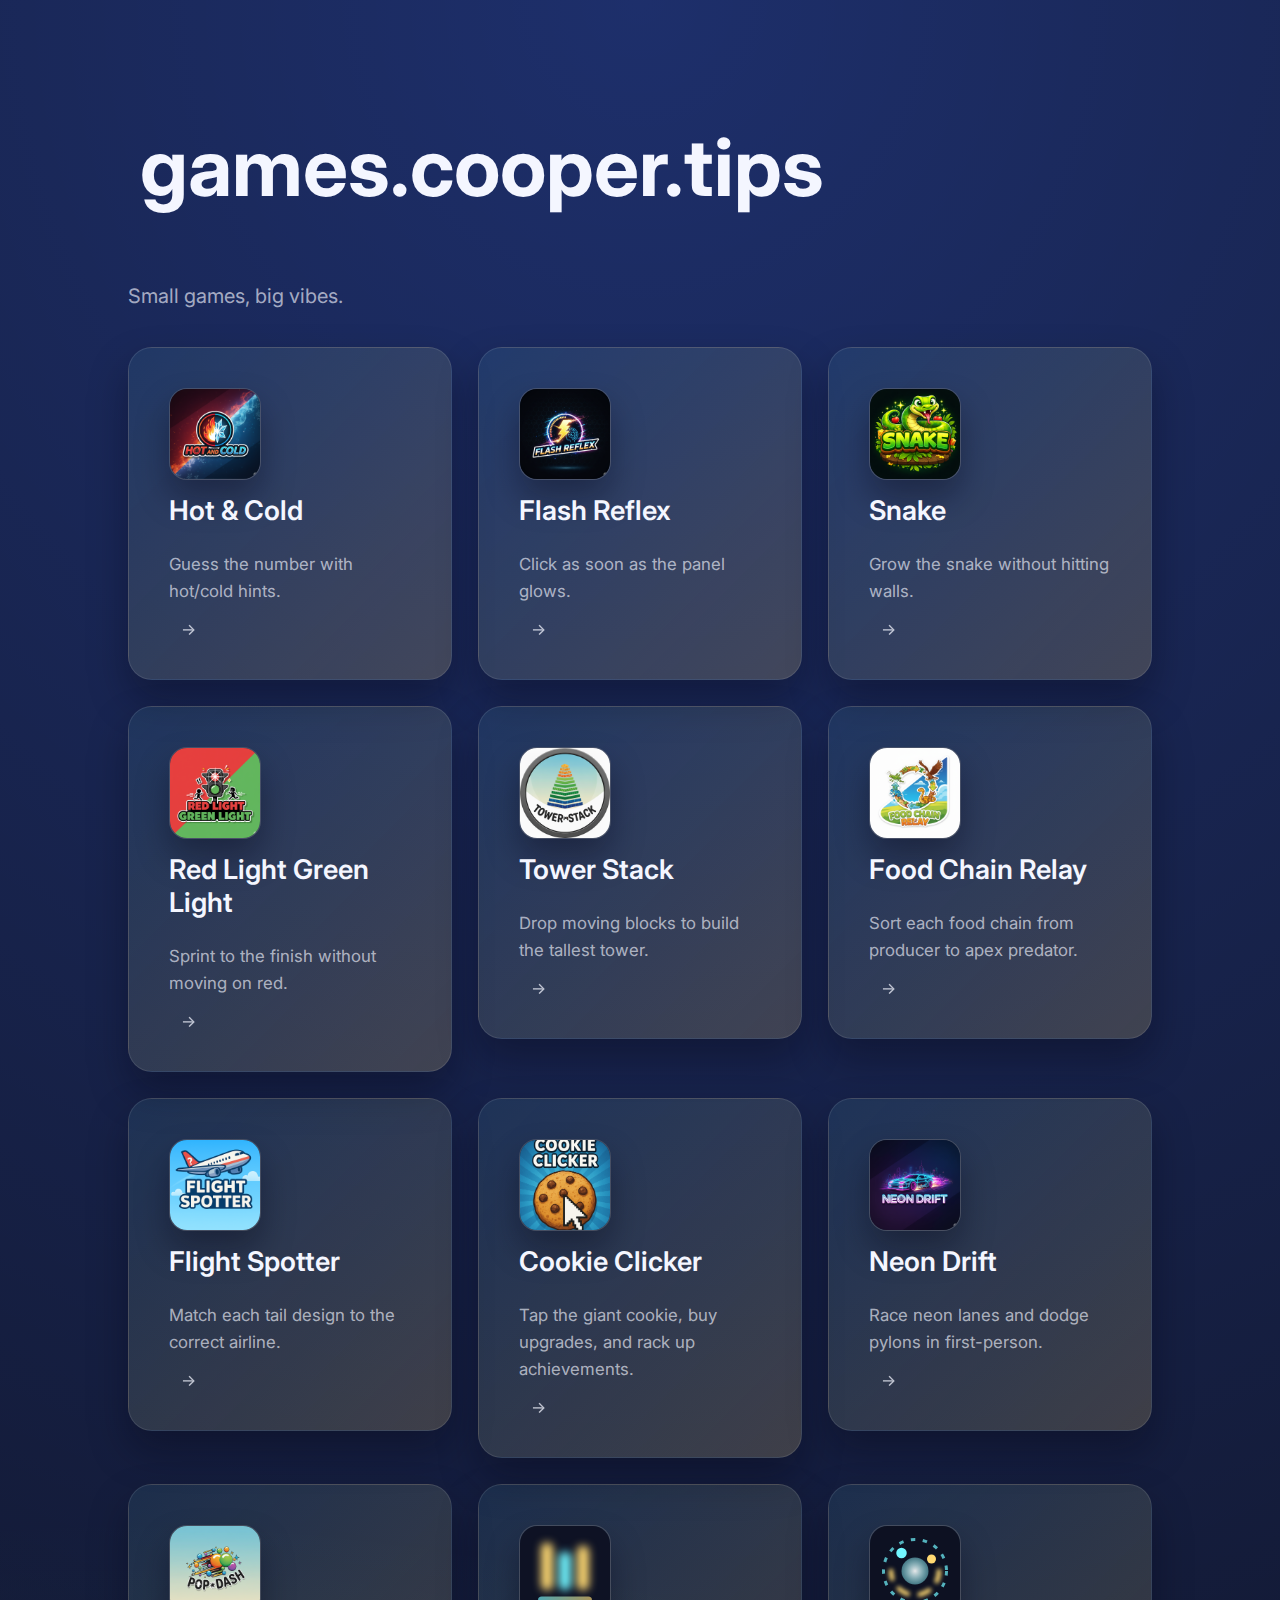
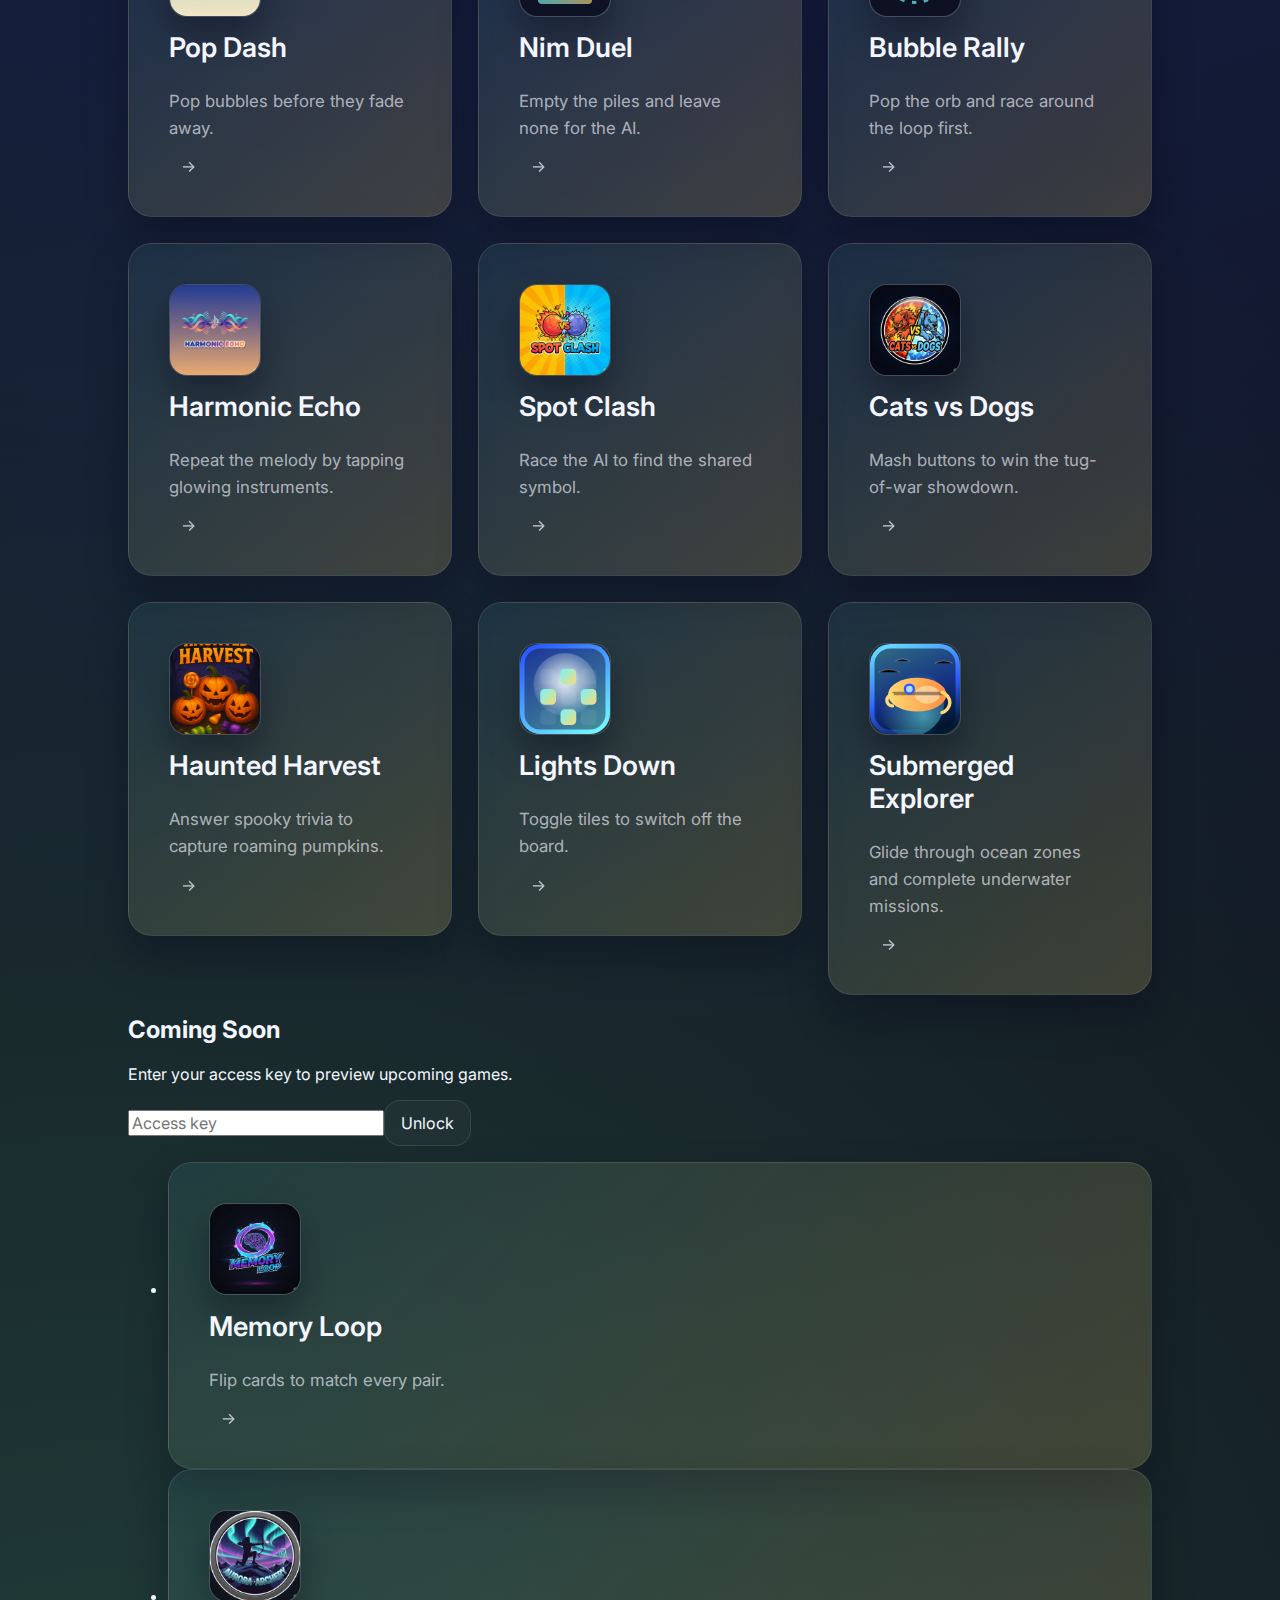
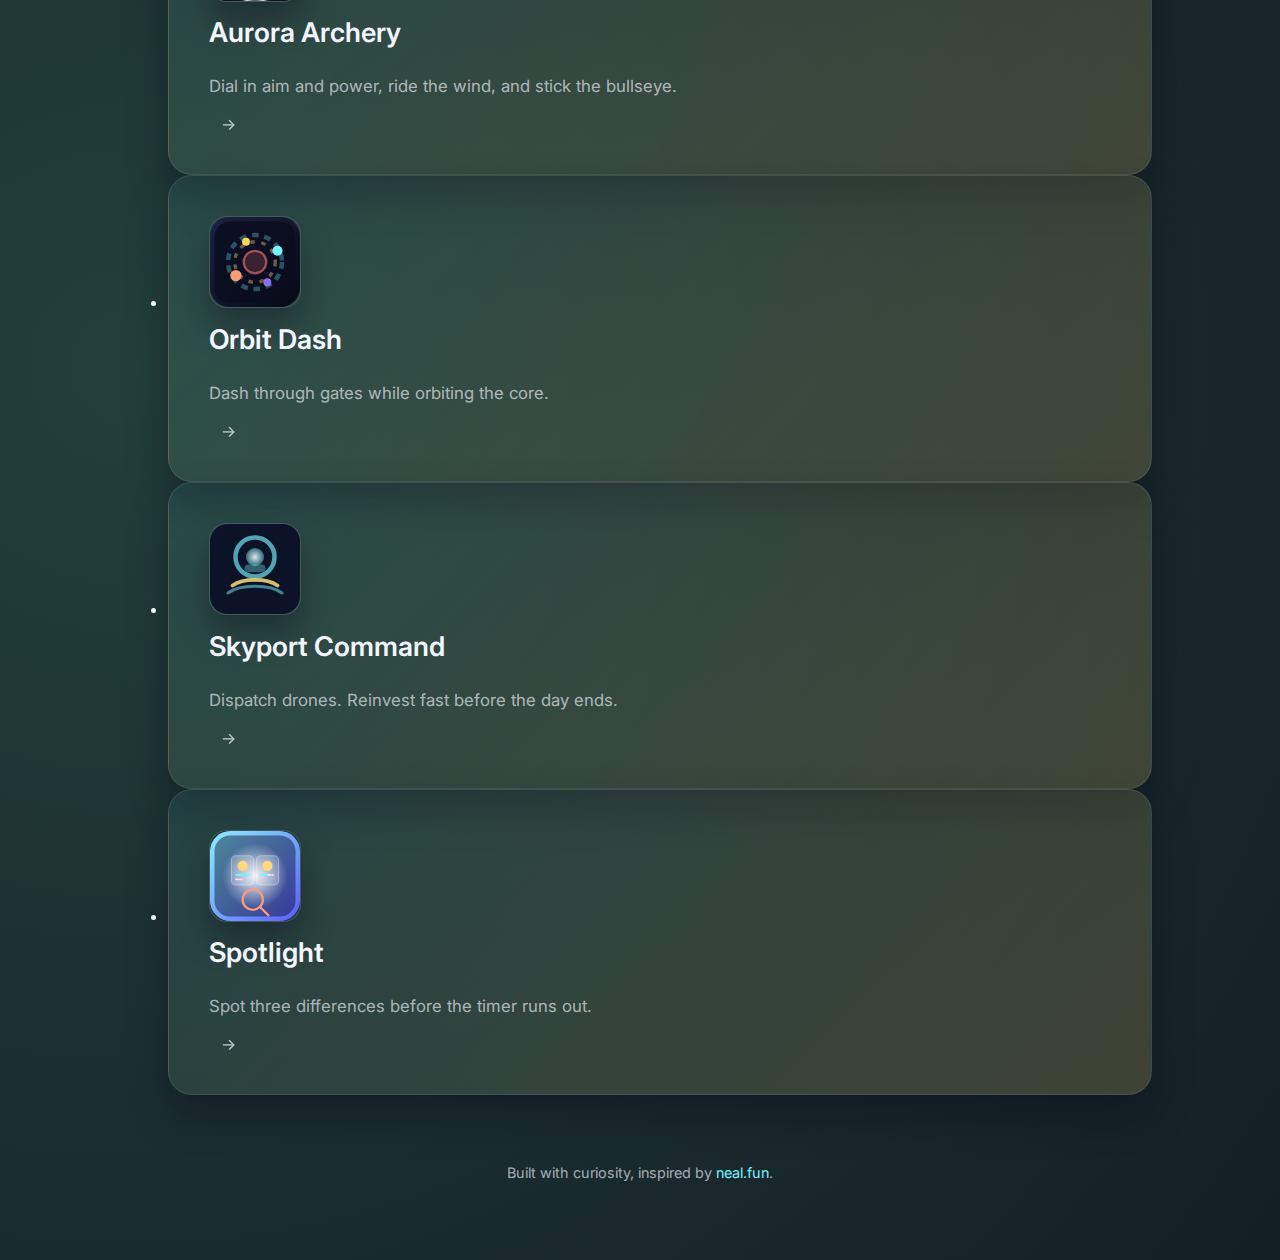
<file: index.html>
<!DOCTYPE html>
<html lang="en">
  <head>
    <meta charset="UTF-8" />
    <meta name="viewport" content="width=device-width, initial-scale=1" />
    <meta name="description" content="A playful collection of web mini-games by Cooper" />
    <title>games.cooper.tips</title>
    <link rel="stylesheet" href="style.css" />
    <link rel="preconnect" href="https://fonts.googleapis.com" />
    <link rel="preconnect" href="https://fonts.gstatic.com" crossorigin />
    <link
      href="https://fonts.googleapis.com/css2?family=Inter:wght@400;600;700&display=swap"
      rel="stylesheet"
    />
  </head>
  <body>
    <div id="app" data-state="home">
      <header class="site-header">
        <div class="title-group">
          <span class="dot"></span>
          <h1>games.cooper.tips</h1>
        </div>
        <p class="tagline">Small games, big vibes.</p>
      </header>

      <main class="site-main">
        <section class="home-view" aria-label="Mini game selection">
          <ul class="game-list"></ul>
        </section>

        <article class="game-card" data-view="game" aria-live="polite">
          <button class="back-button" type="button" aria-label="Back to games">
            <span aria-hidden="true">←</span>
            Games
          </button>
          <header class="game-header">
            <h2 id="game-title"></h2>
            <p id="game-description"></p>
          </header>
          <section id="game-root" class="game-root"></section>
        </article>
      </main>

      <footer class="site-footer">
        <p>
          Built with curiosity, inspired by
          <a href="https://neal.fun" target="_blank" rel="noreferrer">neal.fun</a>.
        </p>
      </footer>
    </div>

    <template id="game-list-item-template">
      <li class="game-list-item">
        <a class="game-tile" href="#" role="button">
          <img class="game-icon" alt="" />
          <strong class="game-name"></strong>
          <span class="game-blurb"></span>
        </a>
      </li>
    </template>

    <script src="script.js" type="module"></script>
  </body>
</html>
</file>
<file: style.css>
:root {
  color-scheme: light dark;
  --bg: #0e101c;
  --bg-glow: rgba(58, 105, 255, 0.35);
  --card: rgba(16, 18, 34, 0.82);
  --card-border: rgba(255, 255, 255, 0.08);
  --text: #f4f6ff;
  --text-muted: rgba(244, 246, 255, 0.65);
  --accent: #72f6ff;
  --accent-strong: #ffd972;
  --danger: #ff6b81;
  --success: #72ffb6;
  --font-body: "Inter", system-ui, -apple-system, BlinkMacSystemFont, sans-serif;
  --radius-lg: 24px;
  --radius-md: 16px;
  --transition: 180ms ease;
}

* {
  box-sizing: border-box;
}

html,
body {
  min-height: 100%;
  margin: 0;
}

body {
  font-family: var(--font-body);
  color: var(--text);
  background: radial-gradient(circle at top, var(--bg-glow), transparent 60%),
    radial-gradient(circle at 10% 80%, rgba(114, 255, 182, 0.2), transparent 55%),
    var(--bg);
  display: flex;
  justify-content: center;
  padding: clamp(2rem, 5vw, 4rem) clamp(1rem, 4vw, 3rem);
}


#app {
  width: min(1024px, 100%);
  display: grid;
  gap: clamp(1.5rem, 3vw, 2.5rem);
}

.site-header {
  display: grid;
  gap: 1rem;
}

.title-group {
  display: inline-flex;
  align-items: center;
  gap: 0.75rem;
  font-size: clamp(1.75rem, 4vw, 2.5rem);
  font-weight: 700;
}

.tagline {
  margin: 0;
  color: var(--text-muted);
  font-size: clamp(1rem, 2.2vw, 1.25rem);
}

.site-main {
  display: grid;
  gap: clamp(1.5rem, 3vw, 2.25rem);
}

.home-view {
  display: grid;
}

.game-list {
  list-style: none;
  display: grid;
  grid-template-columns: repeat(auto-fit, minmax(240px, 1fr));
  gap: clamp(1rem, 2vw, 1.75rem);
  padding: 0;
  margin: 0;
}

.game-list-item {
  margin: 0;
}

.game-tile {
  display: grid;
  gap: 0.9rem;
  align-content: start;
  padding: clamp(1.75rem, 4vw, 2.5rem);
  border-radius: var(--radius-lg);
  border: 1px solid rgba(255, 255, 255, 0.1);
  background: linear-gradient(135deg, rgba(114, 246, 255, 0.08), rgba(255, 217, 114, 0.18));
  color: inherit;
  text-decoration: none;
  box-shadow: 0 20px 38px rgba(5, 7, 20, 0.35);
  transition: transform var(--transition), box-shadow var(--transition),
    border var(--transition), background var(--transition);
}

.game-tile strong {
  display: block;
  font-weight: 600;
  font-size: clamp(1.25rem, 3.2vw, 1.7rem);
}

.game-icon {
  width: clamp(64px, 15vw, 92px);
  aspect-ratio: 1 / 1;
  border-radius: 18px;
  box-shadow: 0 18px 32px rgba(5, 7, 20, 0.35);
  border: 1px solid rgba(255, 255, 255, 0.18);
  background: rgba(14, 16, 28, 0.35);
  object-fit: cover;
}

.game-tile span {
  display: block;
  margin-top: 0.6rem;
  color: var(--text-muted);
  font-size: clamp(0.95rem, 2.4vw, 1.05rem);
  line-height: 1.6;
}

.game-tile::after {
  content: "→";
  display: inline-block;
  margin-left: 0.75rem;
  font-weight: 400;
  opacity: 0.75;
}

.game-tile:hover,
.game-tile:focus-visible {
  transform: translateY(-4px);
  box-shadow: 0 30px 60px rgba(5, 7, 20, 0.55);
  border-color: rgba(255, 255, 255, 0.22);
  background: linear-gradient(135deg, rgba(114, 246, 255, 0.18), rgba(255, 217, 114, 0.3));
}

#app[data-state="home"] .game-card {
  display: none;
}

#app[data-state="game"] .home-view {
  display: none;
}

.game-card {
  background: var(--card);
  border-radius: var(--radius-lg);
  border: 1px solid var(--card-border);
  backdrop-filter: blur(18px);
  padding: clamp(1.5rem, 3vw, 2.25rem);
  display: grid;
  gap: clamp(1.5rem, 2.5vw, 2rem);
  box-shadow: 0 25px 45px rgba(5, 7, 20, 0.65);
}

.back-button {
  justify-self: start;
  display: inline-flex;
  align-items: center;
  gap: 0.5rem;
  background: rgba(255, 255, 255, 0.04);
  border: 1px solid rgba(255, 255, 255, 0.12);
  border-radius: 999px;
  padding: 0.5rem 1.1rem;
  cursor: pointer;
  transition: background var(--transition), transform var(--transition),
    border var(--transition);
}

.back-button span {
  font-size: 1.1rem;
}

.back-button:hover,
.back-button:focus-visible {
  background: rgba(255, 255, 255, 0.08);
  transform: translateY(-1px);
  border-color: rgba(255, 255, 255, 0.25);
}

.game-header h2 {
  margin: 0;
  font-size: clamp(1.5rem, 3vw, 2.25rem);
}

.game-header p {
  margin: 0.5rem 0 0;
  color: var(--text-muted);
  max-width: 48ch;
  line-height: 1.6;
}

.game-root {
  display: grid;
  gap: 1.25rem;
}

button,
input,
textarea {
  font: inherit;
  color: inherit;
}

input[type="number"],
input[type="text"],
select,
button {
  border-radius: var(--radius-md);
  border: 1px solid rgba(255, 255, 255, 0.1);
  background: rgba(255, 255, 255, 0.03);
  padding: 0.75rem 1rem;
  transition: background var(--transition), border var(--transition),
    transform var(--transition), box-shadow var(--transition);
}

input:focus-visible,
button:focus-visible {
  outline: 2px solid rgba(114, 246, 255, 0.6);
  outline-offset: 3px;
}

button:hover {
  background: rgba(255, 255, 255, 0.08);
  transform: translateY(-1px);
}

.primary-btn {
  background: linear-gradient(135deg, rgba(114, 246, 255, 0.25), rgba(255, 217, 114, 0.35));
  border-color: rgba(114, 246, 255, 0.35);
  color: var(--accent-strong);
  font-weight: 600;
}

.primary-btn:hover {
  background: linear-gradient(135deg, rgba(114, 246, 255, 0.45), rgba(255, 217, 114, 0.55));
}

.feedback {
  border-radius: var(--radius-md);
  padding: 1rem;
  background: rgba(255, 255, 255, 0.03);
  border: 1px solid rgba(255, 255, 255, 0.08);
  display: grid;
  gap: 0.5rem;
}

.feedback strong {
  font-weight: 600;
}

.feedback-direction {
  display: inline-flex;
  align-items: center;
  gap: 0.45rem;
  font-size: 1.1rem;
  font-weight: 600;
}

.direction-icon {
  font-size: 1.2rem;
}

.direction-high {
  color: var(--danger);
}

.direction-low {
  color: var(--accent);
}

.feedback-tone {
  display: inline-block;
  font-size: 0.95rem;
  letter-spacing: 0.02em;
}

.tone-scorching {
  color: var(--danger);
}

.tone-hot {
  color: var(--accent-strong);
}

.tone-warm {
  color: var(--accent);
}

.tone-cool {
  color: #80a4ff;
}

.tone-chilly {
  color: var(--text-muted);
}

.status-good {
  color: var(--success);
}

.status-bad {
  color: var(--danger);
}

.badge {
  display: inline-flex;
  padding: 0.35rem 0.75rem;
  border-radius: 999px;
  background: rgba(255, 255, 255, 0.05);
  border: 1px solid rgba(255, 255, 255, 0.12);
  font-size: 0.85rem;
  letter-spacing: 0.03em;
}

.list-inline {
  display: flex;
  gap: 0.75rem;
  flex-wrap: wrap;
  margin: 0;
  padding: 0;
  list-style: none;
}

.help-text {
  margin: 0;
  color: var(--text-muted);
  font-size: 0.95rem;
}

.guess-game .controls {
  display: flex;
  flex-wrap: wrap;
  gap: 0.75rem;
  align-items: center;
}

.guess-game .controls input {
  flex: 1 1 160px;
  min-width: 160px;
}

.guess-game select {
  min-width: 150px;
}

.range-select {
  display: grid;
  gap: 0.35rem;
  font-size: 0.9rem;
  color: var(--text-muted);
}

.range-select select {
  color: inherit;
}

.spotdiff-root {
  display: grid;
  gap: 1.25rem;
}

.spotdiff-header {
  display: flex;
  flex-wrap: wrap;
  justify-content: space-between;
  gap: 0.75rem;
  align-items: center;
}

.spotdiff-score {
  display: flex;
  gap: 1rem;
  font-size: 0.95rem;
  color: var(--text-muted);
}

.spotdiff-score span {
  font-weight: 600;
  color: var(--accent);
}

.spotdiff-puzzle-list {
  display: flex;
  gap: 0.75rem;
  flex-wrap: wrap;
}

.spotdiff-puzzle-btn {
  border-radius: 999px;
  border: 1px solid rgba(255, 255, 255, 0.12);
  background: rgba(255, 255, 255, 0.05);
  padding: 0.55rem 1.1rem;
  cursor: pointer;
  transition: transform var(--transition), border var(--transition), background var(--transition);
  color: inherit;
}

.spotdiff-puzzle-btn:hover,
.spotdiff-puzzle-btn:focus-visible {
  transform: translateY(-1px);
  border-color: rgba(255, 255, 255, 0.25);
}

.spotdiff-puzzle-btn[aria-pressed="true"] {
  background: linear-gradient(135deg, rgba(114, 246, 255, 0.2), rgba(255, 217, 114, 0.3));
  border-color: rgba(255, 255, 255, 0.4);
}

.spotdiff-board {
  display: grid;
  grid-template-columns: repeat(auto-fit, minmax(240px, 1fr));
  gap: clamp(1rem, 3vw, 1.5rem);
}

.spotdiff-panel {
  position: relative;
  background: rgba(255, 255, 255, 0.02);
  border: 1px solid rgba(255, 255, 255, 0.12);
  border-radius: var(--radius-md);
  overflow: hidden;
  box-shadow: 0 18px 32px rgba(5, 7, 20, 0.45);
  cursor: crosshair;
}

.spotdiff-panel.shake {
  animation: spotdiffShake 0.26s linear;
}

.spotdiff-panel img {
  display: block;
  width: 100%;
  height: auto;
}

.spotdiff-marker {
  position: absolute;
  border: 2px solid rgba(114, 246, 255, 0.85);
  border-radius: 50%;
  pointer-events: none;
  transform: translate(-50%, -50%);
  box-shadow: 0 0 18px rgba(114, 246, 255, 0.55);
  animation: pulseMarker 1.5s ease-in-out infinite;
}

.spotdiff-panel.found .spotdiff-marker {
  animation: none;
}

.spotdiff-controls {
  display: flex;
  gap: 0.75rem;
  flex-wrap: wrap;
  align-items: center;
}

.spotdiff-message {
  color: var(--text-muted);
  font-size: 0.95rem;
}

@keyframes pulseMarker {
  0%,
  100% {
    box-shadow: 0 0 18px rgba(114, 246, 255, 0.3);
  }
  50% {
    box-shadow: 0 0 28px rgba(114, 246, 255, 0.65);
  }
}

@keyframes spotdiffShake {
  0%,
  100% {
    transform: translateX(0);
  }
  25% {
    transform: translateX(-6px);
  }
  75% {
    transform: translateX(6px);
  }
}

.submerged-frame {
  width: 100%;
  min-height: min(860px, 80vh);
  border-radius: var(--radius-lg);
  overflow: hidden;
  border: 1px solid rgba(255, 255, 255, 0.12);
  box-shadow: 0 25px 45px rgba(5, 7, 20, 0.55);
}

.submerged-frame iframe {
  width: 100%;
  height: 100%;
  min-height: inherit;
  border: 0;
  background: #0a1426;
}

.reaction-panel {
  display: grid;
  gap: 1rem;
  text-align: center;
}

.reaction-display {
  border-radius: var(--radius-md);
  padding: 2rem clamp(1rem, 3vw, 2rem);
  border: 1px dashed rgba(255, 255, 255, 0.12);
  display: grid;
  gap: 0.5rem;
  background: rgba(255, 255, 255, 0.03);
  transition: background 160ms ease, color 160ms ease, box-shadow 160ms ease,
    border-color 160ms ease;
}

.reaction-display.ready {
  border-color: rgba(255, 217, 114, 0.45);
}

.reaction-display.go {
  border-color: rgba(255, 255, 255, 0.65);
  background: #ffffff;
  color: #0e101c;
  box-shadow: 0 0 35px rgba(255, 255, 255, 0.65);
}

.reaction-display.too-soon {
  border-color: rgba(255, 108, 129, 0.45);
}

.reaction-time {
  font-size: clamp(1.75rem, 4vw, 2.75rem);
  font-weight: 600;
  min-height: 2.75rem;
}

.reaction-display.go .reaction-time,
.reaction-display.go .help-text {
  color: #0e101c;
}

.reaction-best {
  color: var(--accent);
  font-size: 1rem;
}

.lights-grid {
  display: grid;
  gap: 0.4rem;
  justify-content: center;
}

.lights-controls {
  display: flex;
  flex-wrap: wrap;
  gap: 0.75rem;
  align-items: center;
  margin-bottom: 0.5rem;
}

.lights-controls select {
  min-width: 130px;
}

.hint-confirm {
  display: inline-flex;
  align-items: center;
  gap: 0.5rem;
  background: rgba(255, 255, 255, 0.05);
  border: 1px solid rgba(255, 255, 255, 0.12);
  border-radius: var(--radius-md);
  padding: 0.5rem 0.75rem;
}

.hint-confirm[hidden] {
  display: none;
}

.hint-confirm button {
  padding: 0.4rem 0.9rem;
}

.hint-confirm-yes {
  background: linear-gradient(135deg, rgba(114, 246, 255, 0.3), rgba(255, 217, 114, 0.45));
  border-color: rgba(114, 246, 255, 0.35);
  color: var(--accent-strong);
  font-weight: 600;
}

.hint-confirm-yes:hover {
  background: linear-gradient(135deg, rgba(114, 246, 255, 0.5), rgba(255, 217, 114, 0.65));
}

.light-cell {
  width: clamp(54px, 10vw, 66px);
  aspect-ratio: 1 / 1;
  border-radius: 12px;
  border: 1px solid rgba(255, 255, 255, 0.15);
  background: rgba(255, 255, 255, 0.05);
  display: grid;
  place-items: center;
  cursor: pointer;
  transition: background var(--transition), box-shadow var(--transition);
  position: relative;
}

.light-cell.on {
  background: linear-gradient(135deg, rgba(114, 246, 255, 0.55), rgba(255, 217, 114, 0.65));
  box-shadow: 0 10px 25px rgba(114, 246, 255, 0.45);
}

.light-cell.light-hint {
  border-color: rgba(114, 246, 255, 0.65);
  background: linear-gradient(135deg, rgba(114, 246, 255, 0.28), rgba(255, 217, 114, 0.42));
  box-shadow: 0 0 28px rgba(114, 246, 255, 0.45);
  animation: hintGlow 1.3s ease-in-out infinite;
}

.light-cell.light-hint::before {
  content: "";
  position: absolute;
  inset: -6px;
  border-radius: inherit;
  border: 2px solid rgba(114, 246, 255, 0.45);
  opacity: 0;
  pointer-events: none;
}

.light-cell.light-hint-primary {
  animation: hintGlow 0.95s ease-in-out infinite;
}

.light-cell.light-hint-primary::before {
  opacity: 1;
  animation: hintPulseRing 1.4s ease-out infinite;
}

.light-cell.light-hint-queued {
  opacity: 0.35;
  filter: saturate(0.5);
  animation: none;
  box-shadow: none;
}

.lights-meta {
  display: flex;
  justify-content: space-between;
  flex-wrap: wrap;
  gap: 0.5rem;
}

.site-footer {
  text-align: center;
  color: var(--text-muted);
  font-size: 0.9rem;
}

.site-footer a {
  color: var(--accent);
  text-decoration: none;
}

@keyframes hintGlow {
  0%,
  100% {
    box-shadow: 0 0 24px rgba(114, 246, 255, 0.35);
    filter: brightness(1);
  }
  50% {
    box-shadow: 0 0 36px rgba(114, 246, 255, 0.6);
    filter: brightness(1.25);
  }
}

@keyframes hintPulseRing {
  0% {
    transform: scale(0.8);
    opacity: 0.85;
  }
  70% {
    transform: scale(1.25);
    opacity: 0;
  }
  100% {
    transform: scale(1.25);
    opacity: 0;
  }
}

@media (max-width: 720px) {
  body {
    padding: clamp(1.5rem, 5vw, 2rem);
  }

  .game-card {
    border-radius: 18px;
  }

  .lights-grid {
    gap: 0.3rem;
  }
}
</file>
